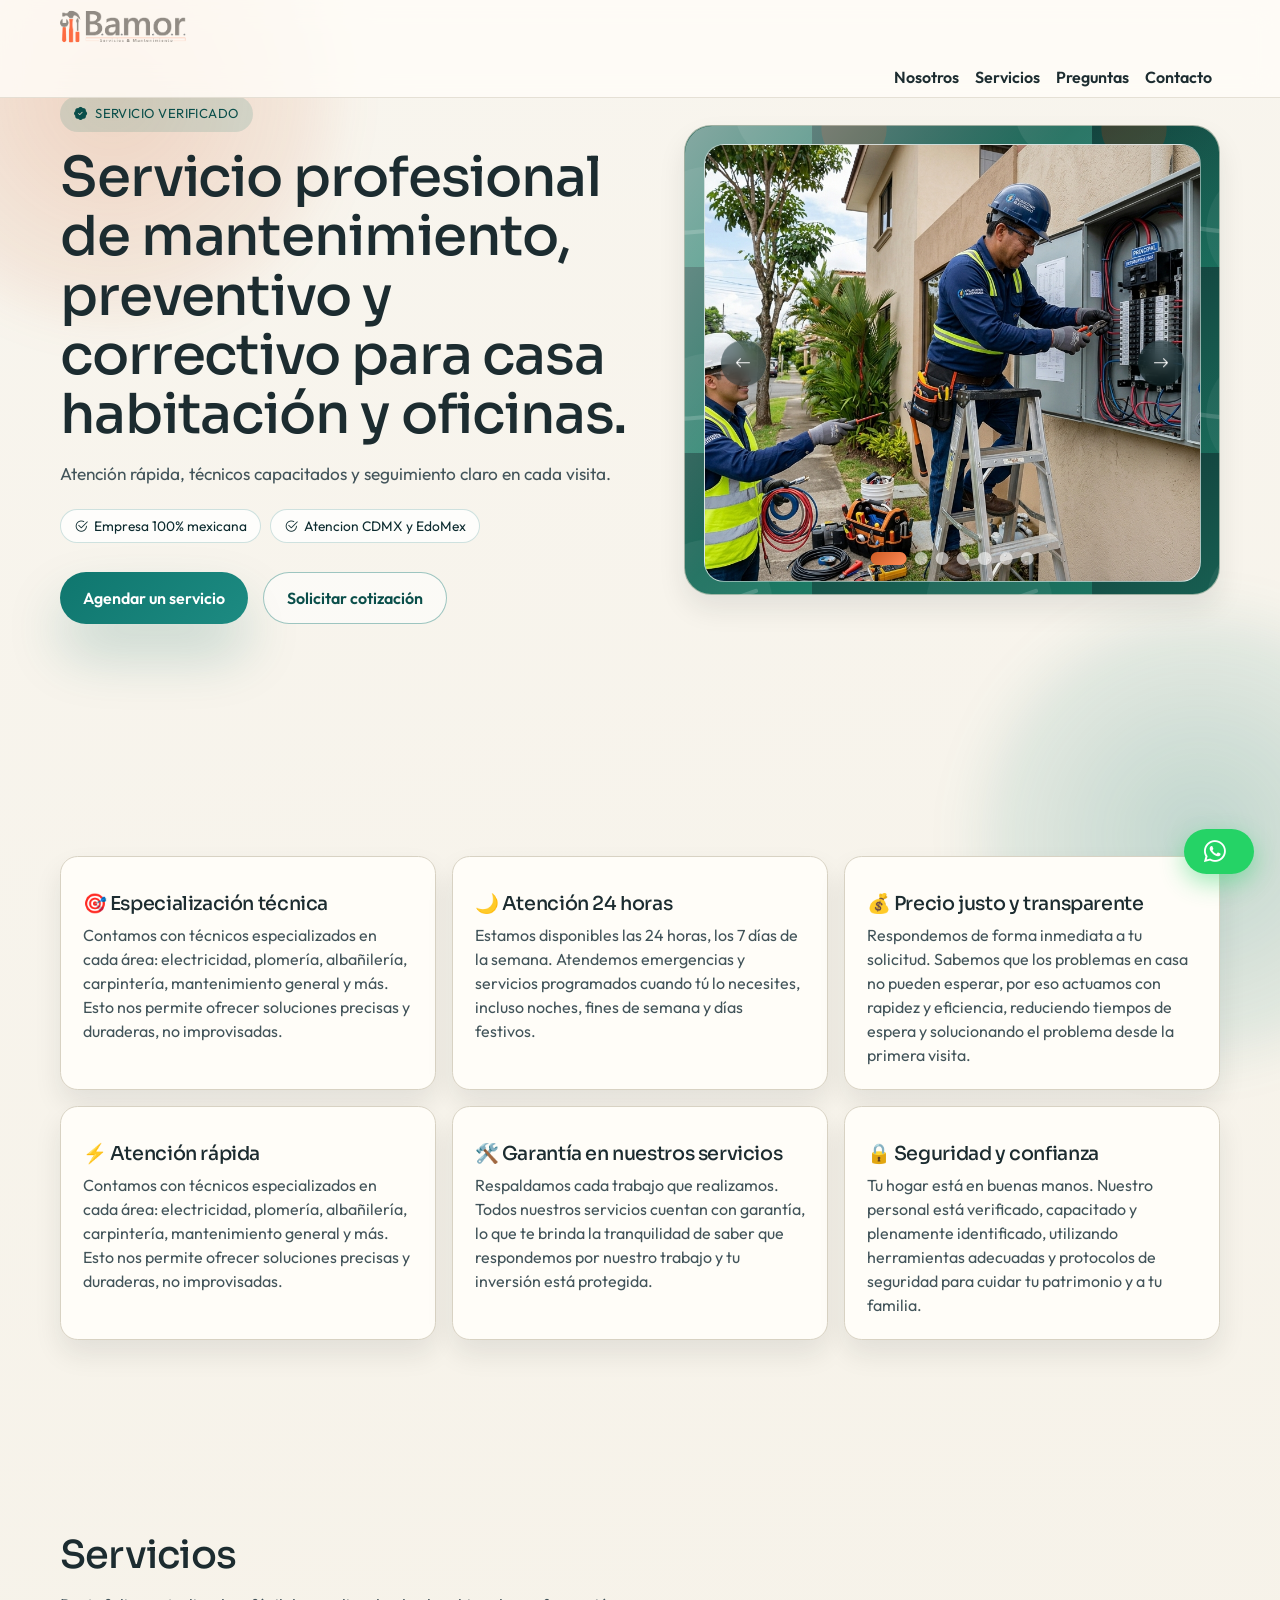
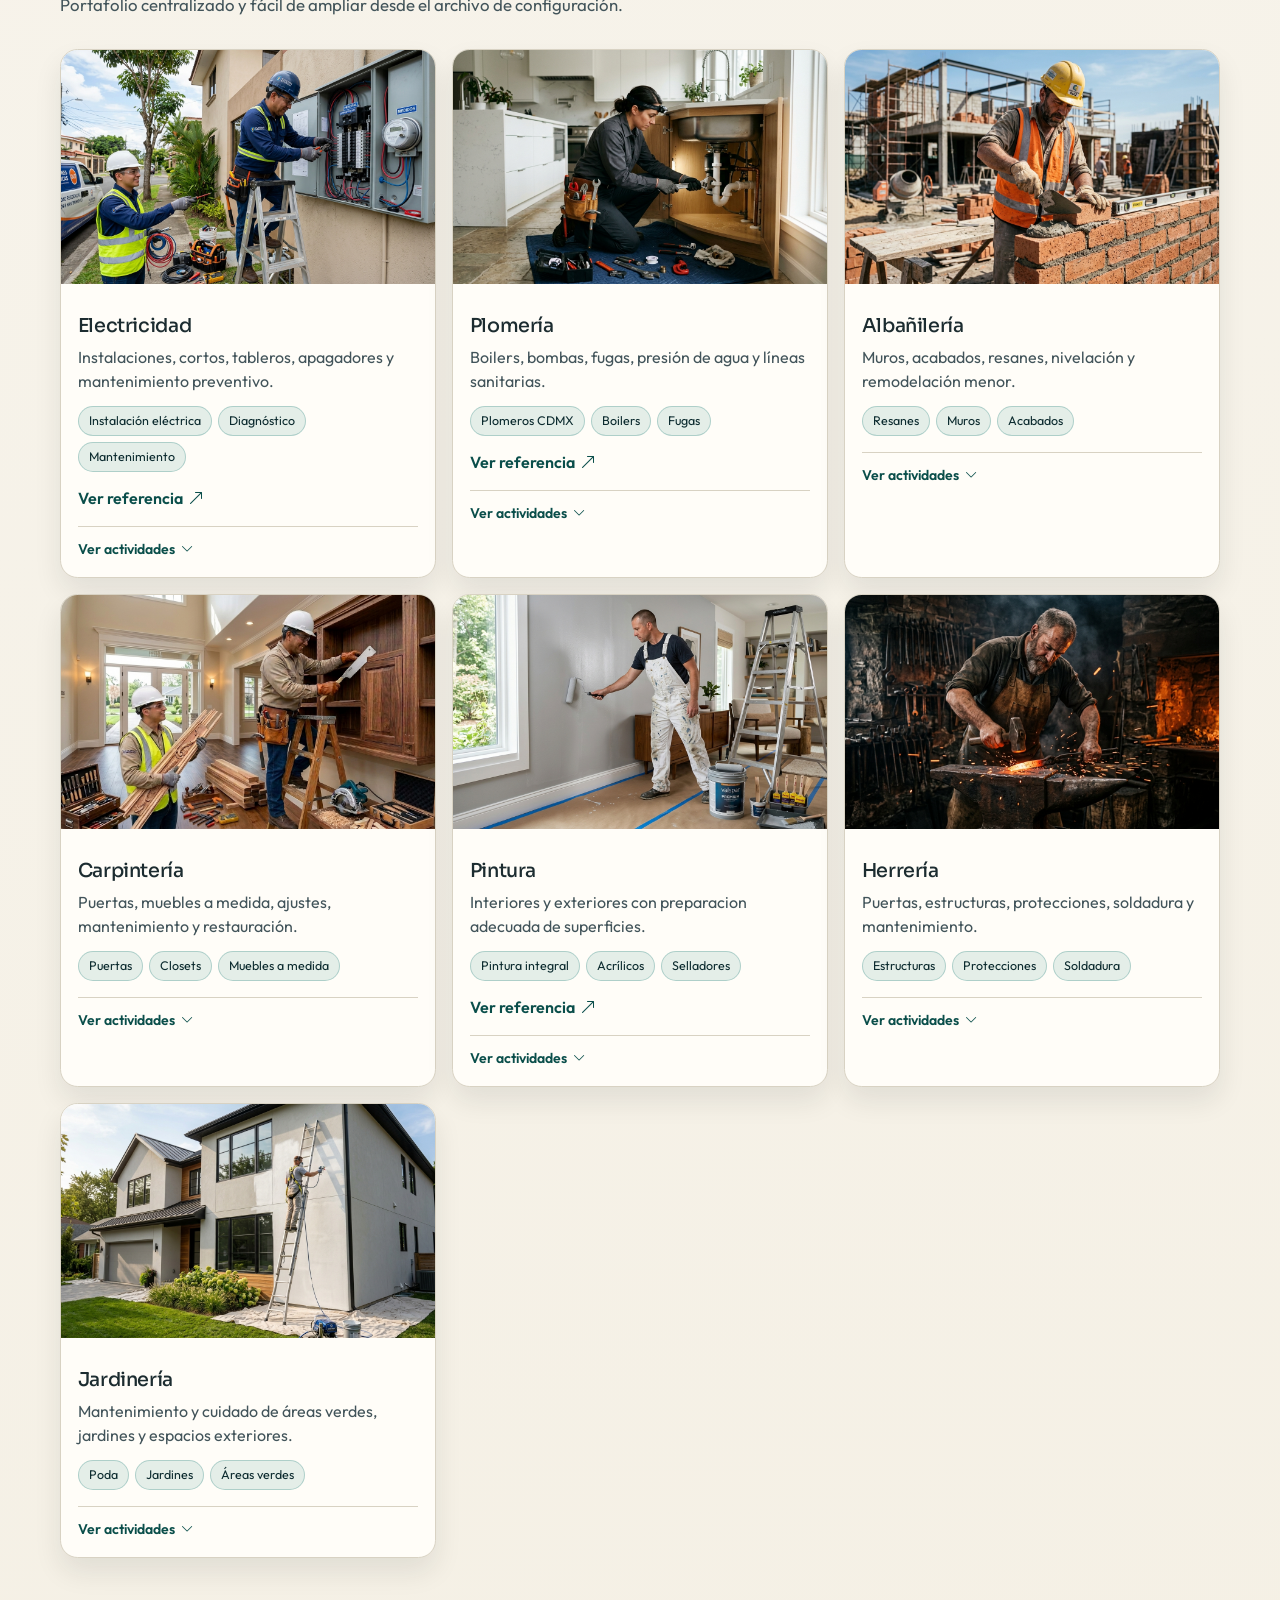
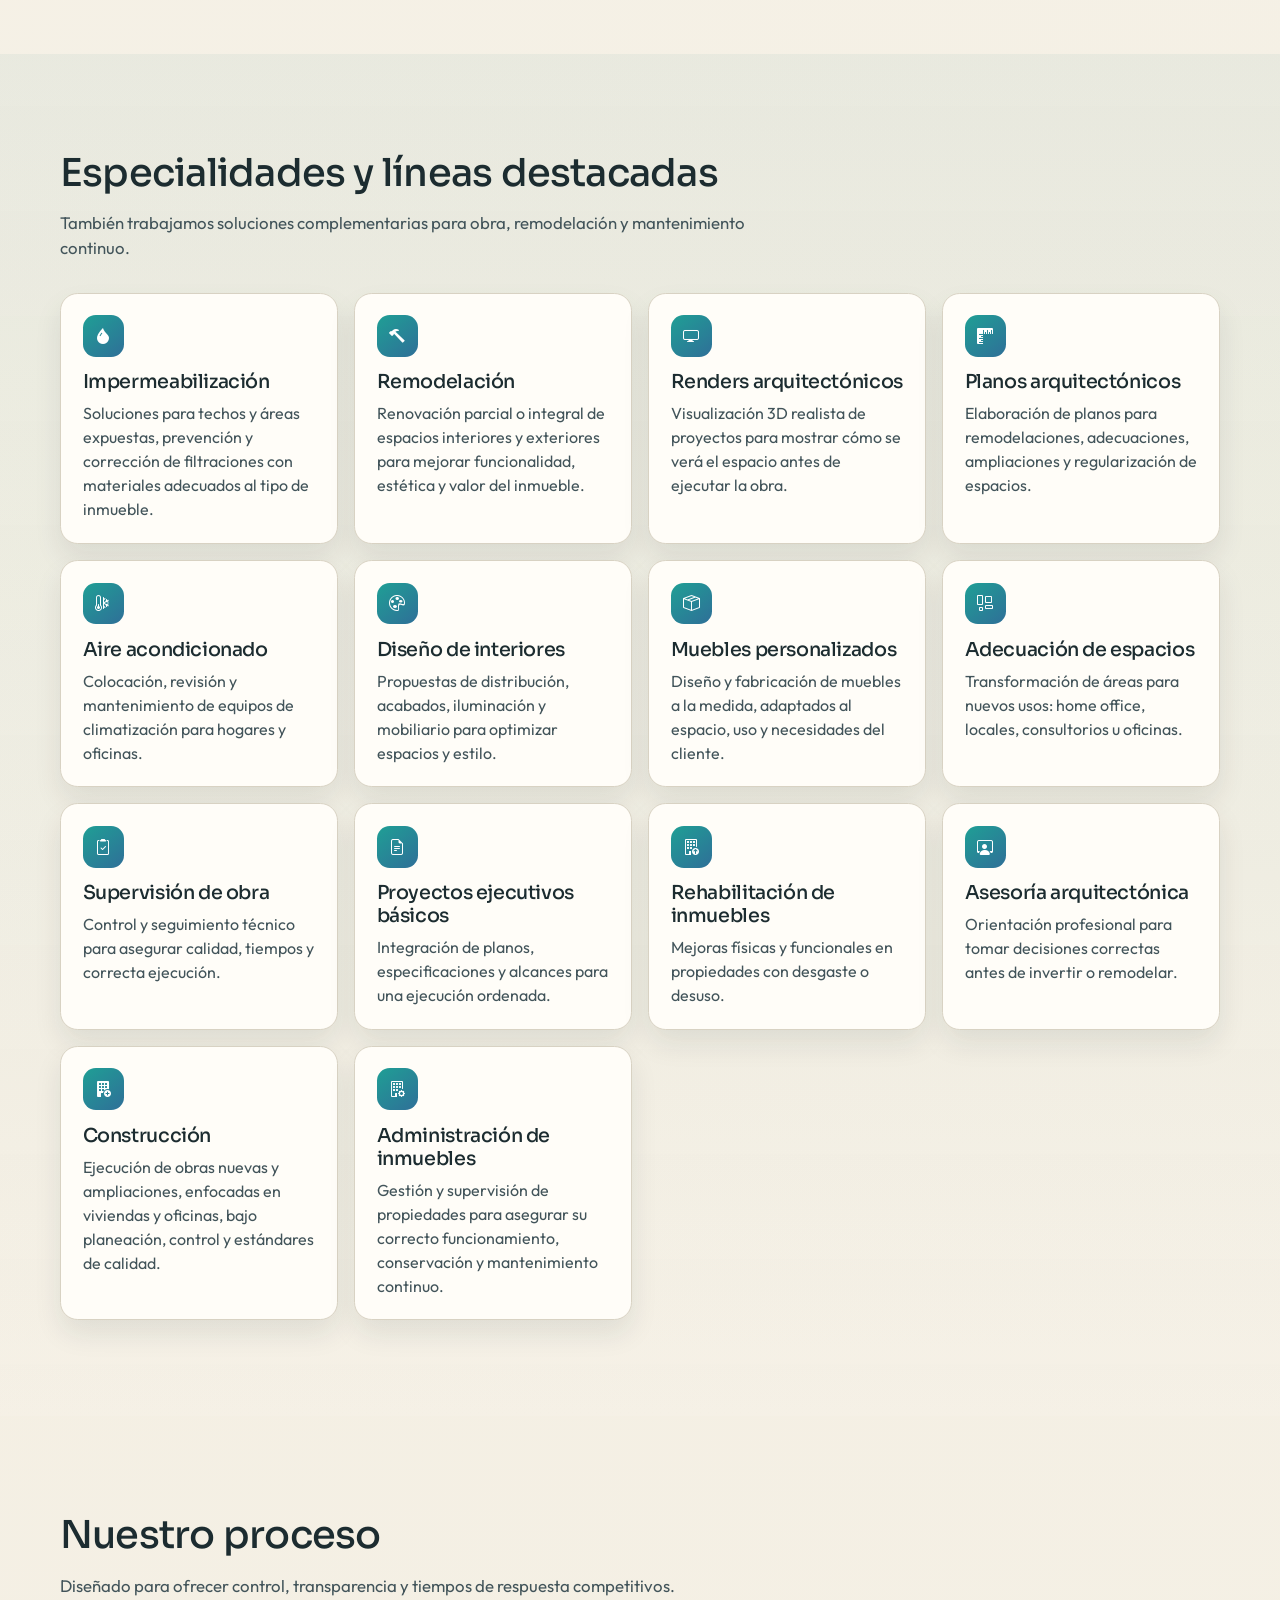
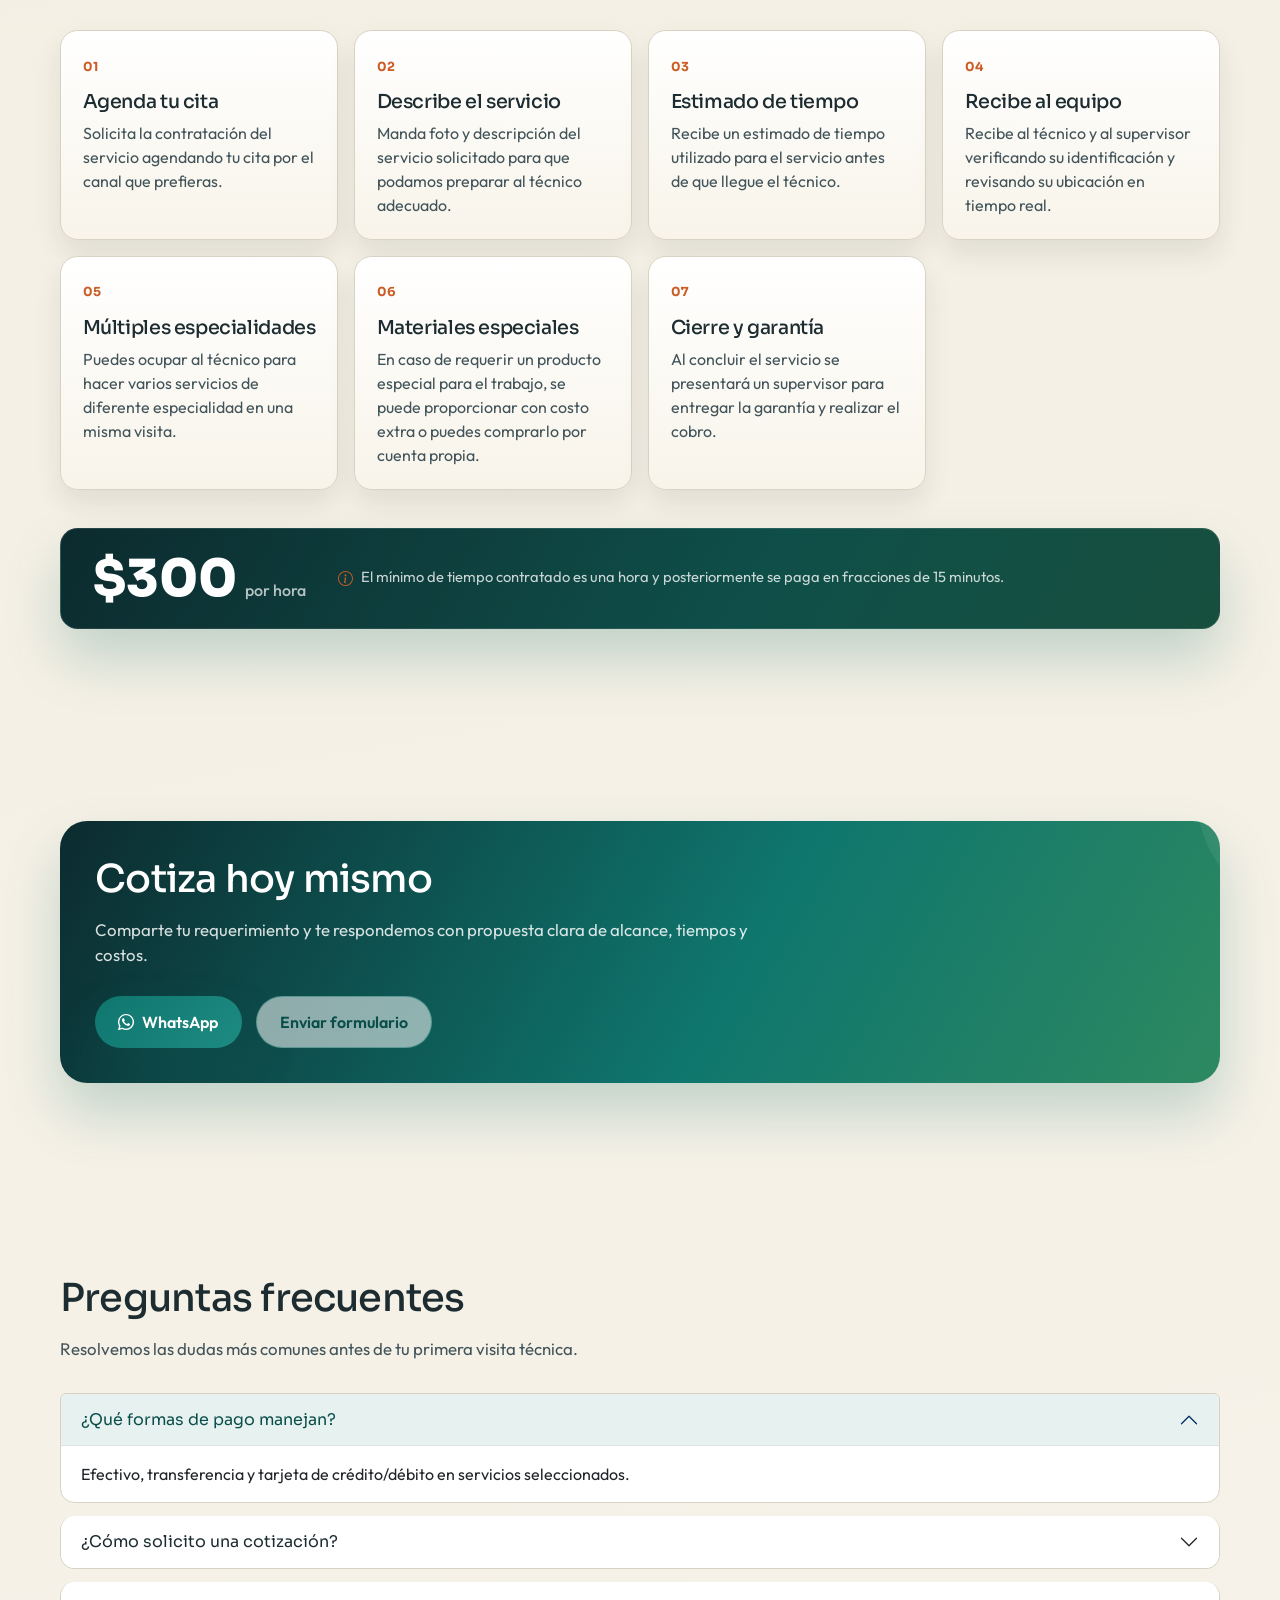
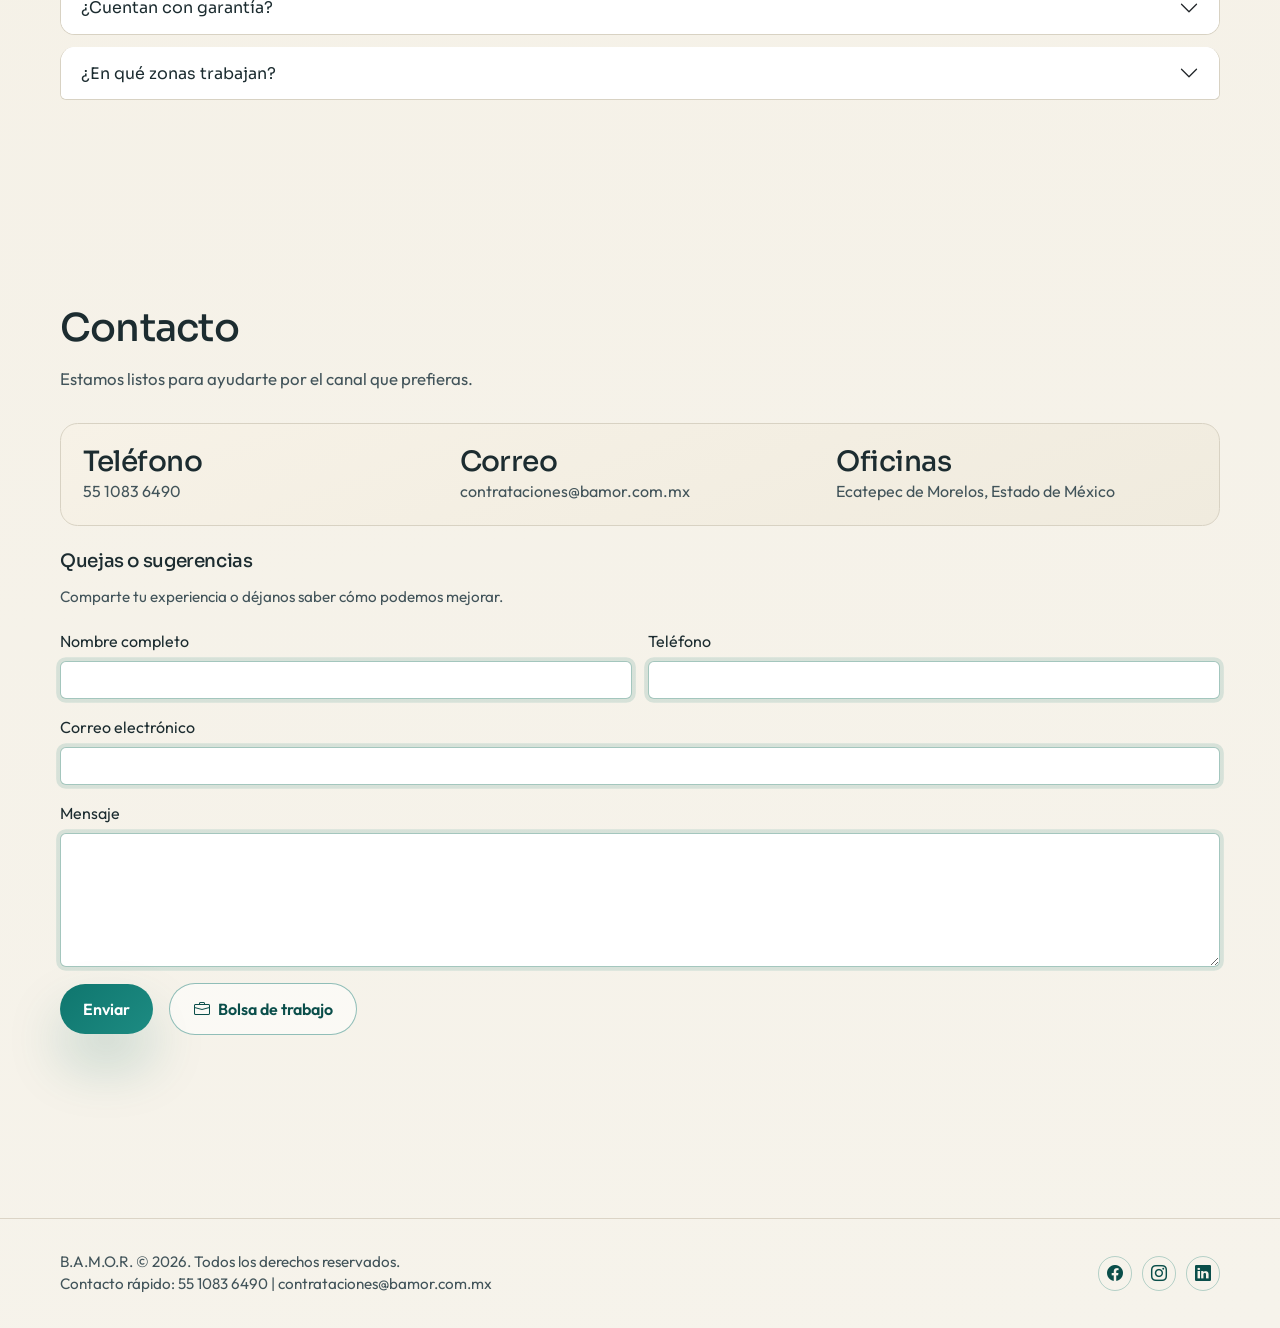
<file: index.html>
<!doctype html>
<html lang="es">
  <head>
    <meta charset="utf-8" />
    <meta name="viewport" content="width=device-width, initial-scale=1" />
    <meta name="description" content="Portal profesional de servicios integrales para hogar, oficina y negocio." />
    <title>B.A.M.O.R. Servicios Integrales</title>

    <link rel="preconnect" href="https://fonts.googleapis.com" />
    <link rel="preconnect" href="https://fonts.gstatic.com" crossorigin />
    <link href="https://fonts.googleapis.com/css2?family=Outfit:wght@300;400;500;600;700&family=Sora:wght@500;700;800&display=swap" rel="stylesheet" />
    <link href="https://cdn.jsdelivr.net/npm/bootstrap@5.3.3/dist/css/bootstrap.min.css" rel="stylesheet" integrity="sha384-QWTKZyjpPEjISv5WaRU9OFeRpok6YctnYmDr5pNlyT2bRjXh0JMhjY6hW+ALEwIH" crossorigin="anonymous" />
    <link href="https://cdn.jsdelivr.net/npm/bootstrap-icons@1.11.3/font/bootstrap-icons.css" rel="stylesheet" />
    <link href="css/style.css" rel="stylesheet" />
  </head>

  <body>
    <header class="topbar fixed-top">
      <nav class="navbar navbar-expand-lg" aria-label="Navegación principal">
        <div class="container-shell">
          <a class="navbar-brand brand-lockup" href="#inicio" aria-label="Inicio">
            <img src="images/Logo.png" alt="Logo BAMOR" />
            <span class="brand-lockup-name" data-brand-name>B.A.M.O.R.</span>
          </a>
          <button class="navbar-toggler" type="button" data-bs-toggle="collapse" data-bs-target="#mainNav" aria-controls="mainNav" aria-expanded="false" aria-label="Abrir menú">
            <span class="navbar-toggler-icon"></span>
          </button>
          <div class="collapse navbar-collapse" id="mainNav">
            <ul class="navbar-nav ms-auto mb-2 mb-lg-0">
              <li class="nav-item"><a class="nav-link" href="#nosotros">Nosotros</a></li>
              <li class="nav-item"><a class="nav-link" href="#servicios">Servicios</a></li>
              <li class="nav-item"><a class="nav-link" href="#faq">Preguntas</a></li>
              <li class="nav-item"><a class="nav-link" href="#contacto">Contacto</a></li>
            </ul>
          </div>
        </div>
      </nav>
    </header>

    <main id="inicio">
      <section class="hero">
        <div class="container-shell hero-grid">
          <div class="hero-copy-shell reveal-item">
            <span class="hero-kicker"><i class="bi bi-patch-check-fill"></i> servicio verificado</span>
            <h1 class="hero-title" data-hero-title></h1>
            <p class="hero-copy" data-hero-subtitle></p>

            <div class="hero-badges" data-badges></div>

            <div class="hero-cta">
              <a class="btn-core btn-primary-core" data-hero-primary-cta href="#contacto"></a>
              <a class="btn-core btn-secondary-core" data-hero-secondary-cta href="#servicios"></a>
            </div>
          </div>

          <div class="hero-visual reveal-item" data-hero-backdrop role="region" aria-label="Galería de servicios integrales destacados">
            <div class="hero-slider" data-hero-slider>
              <div class="hero-slider-track" data-hero-slider-track aria-live="polite"></div>
              <div class="hero-slider-controls">
                <button class="hero-slider-control" type="button" data-hero-prev aria-label="Imagen anterior">
                  <i class="bi bi-arrow-left"></i>
                </button>
                <button class="hero-slider-control" type="button" data-hero-next aria-label="Imagen siguiente">
                  <i class="bi bi-arrow-right"></i>
                </button>
              </div>
              <div class="hero-slider-dots" data-hero-dots aria-label="Selector de imágenes"></div>
            </div>
          </div>
        </div>
      </section>

      <section id="nosotros" class="section">
        <div class="container-shell">
          <div class="features-grid" data-features></div>
        </div>
      </section>

      <section id="servicios" class="section">
        <div class="container-shell">
          <h2 class="section-title">Servicios</h2>
          <p class="section-copy">Portafolio centralizado y fácil de ampliar desde el archivo de configuración.</p>
          <div class="services-grid" data-services></div>
        </div>
      </section>

      <section class="section section-specialties">
        <div class="container-shell">
          <h2 class="section-title">Especialidades y líneas destacadas</h2>
          <p class="section-copy">También trabajamos soluciones complementarias para obra, remodelación y mantenimiento continuo.</p>
          <div class="specialties-grid" data-specializations></div>
        </div>
      </section>

      <section class="section section-process">
        <div class="container-shell">
          <h2 class="section-title">Nuestro proceso</h2>
          <p class="section-copy">Diseñado para ofrecer control, transparencia y tiempos de respuesta competitivos.</p>
          <div class="process-grid" data-process></div>
          <div data-pricing></div>
        </div>
      </section>

      <section class="section">
        <div class="container-shell">
          <div class="cta-band">
            <h2 class="section-title">Cotiza hoy mismo</h2>
            <p class="section-copy">Comparte tu requerimiento y te respondemos con propuesta clara de alcance, tiempos y costos.</p>
            <div class="hero-cta">
              <a class="btn-core btn-primary-core" data-whatsapp-link target="_blank" rel="noreferrer noopener">
                <i class="bi bi-whatsapp"></i>
                WhatsApp
              </a>
              <a class="btn-core btn-secondary-core" href="#contacto">Enviar formulario</a>
            </div>
          </div>
        </div>
      </section>

      <section id="faq" class="section">
        <div class="container-shell">
          <h2 class="section-title">Preguntas frecuentes</h2>
          <p class="section-copy">Resolvemos las dudas más comunes antes de tu primera visita técnica.</p>

          <div class="faq-shell">
            <div class="accordion" id="faqAccordion" data-faq></div>
          </div>
        </div>
      </section>

      <section id="contacto" class="section">
        <div class="container-shell">
          <h2 class="section-title">Contacto</h2>
          <p class="section-copy">Estamos listos para ayudarte por el canal que prefieras.</p>

          <div class="contact-panel">
            <div class="row g-3">
              <div class="col-md-4">
                <h3>Teléfono</h3>
                <p data-contact-phone></p>
              </div>
              <div class="col-md-4">
                <h3>Correo</h3>
                <p data-contact-email></p>
              </div>
              <div class="col-md-4">
                <h3>Oficinas</h3>
                <p data-contact-address></p>
              </div>
            </div>
          </div>

          <h3 class="mt-4 mb-1" style="font-size:1.15rem;">Quejas o sugerencias</h3>
          <p class="section-copy" style="font-size:0.95rem;">Comparte tu experiencia o déjanos saber cómo podemos mejorar.</p>

          <form class="row g-3 mt-1" action="#" method="post" novalidate>
            <div class="col-md-6">
              <label class="form-label" for="nombre">Nombre completo</label>
              <input class="form-control" id="nombre" type="text" name="nombre" required />
            </div>
            <div class="col-md-6">
              <label class="form-label" for="telefono">Teléfono</label>
              <input class="form-control" id="telefono" type="tel" name="telefono" required />
            </div>
            <div class="col-12">
              <label class="form-label" for="correo">Correo electrónico</label>
              <input class="form-control" id="correo" type="email" name="correo" required />
            </div>
            <div class="col-12">
              <label class="form-label" for="mensaje">Mensaje</label>
              <textarea class="form-control" id="mensaje" name="mensaje" rows="5" required></textarea>
            </div>
            <div class="col-12 d-flex gap-3 flex-wrap align-items-center">
              <button class="btn-core btn-primary-core" type="submit">Enviar</button>
              <a class="btn-core btn-bolsa" href="bolsa-de-trabajo.html"><i class="bi bi-briefcase"></i> Bolsa de trabajo</a>
            </div>
          </form>
        </div>
      </section>
    </main>

    <footer class="footer-wrap">
      <div class="container-shell footer-grid">
        <div>
          <p class="footer-note"><span data-brand-name>B.A.M.O.R.</span> © <span data-year></span>. Todos los derechos reservados.</p>
          <p class="footer-note">Contacto rápido: <span data-contact-phone></span> | <span data-contact-email></span></p>
        </div>
        <div class="social-row" data-social></div>
      </div>
    </footer>

    <script src="https://cdn.jsdelivr.net/npm/bootstrap@5.3.3/dist/js/bootstrap.bundle.min.js" integrity="sha384-YvpcrYf0tY3lHB60NNkmXc5s9fDVZLESaAA55NDzOxhy9GkcIdslK1eN7N6jIeHz" crossorigin="anonymous"></script>
    <script src="config/portal.config.js"></script>
    <script src="scripts/main.js"></script>

    <a class="whatsapp-float" data-whatsapp-float target="_blank" rel="noreferrer noopener" aria-label="Contactar por WhatsApp">
      <i class="bi bi-whatsapp"></i>
      <span data-whatsapp-phone></span>
    </a>
  </body>
</html>
</file>
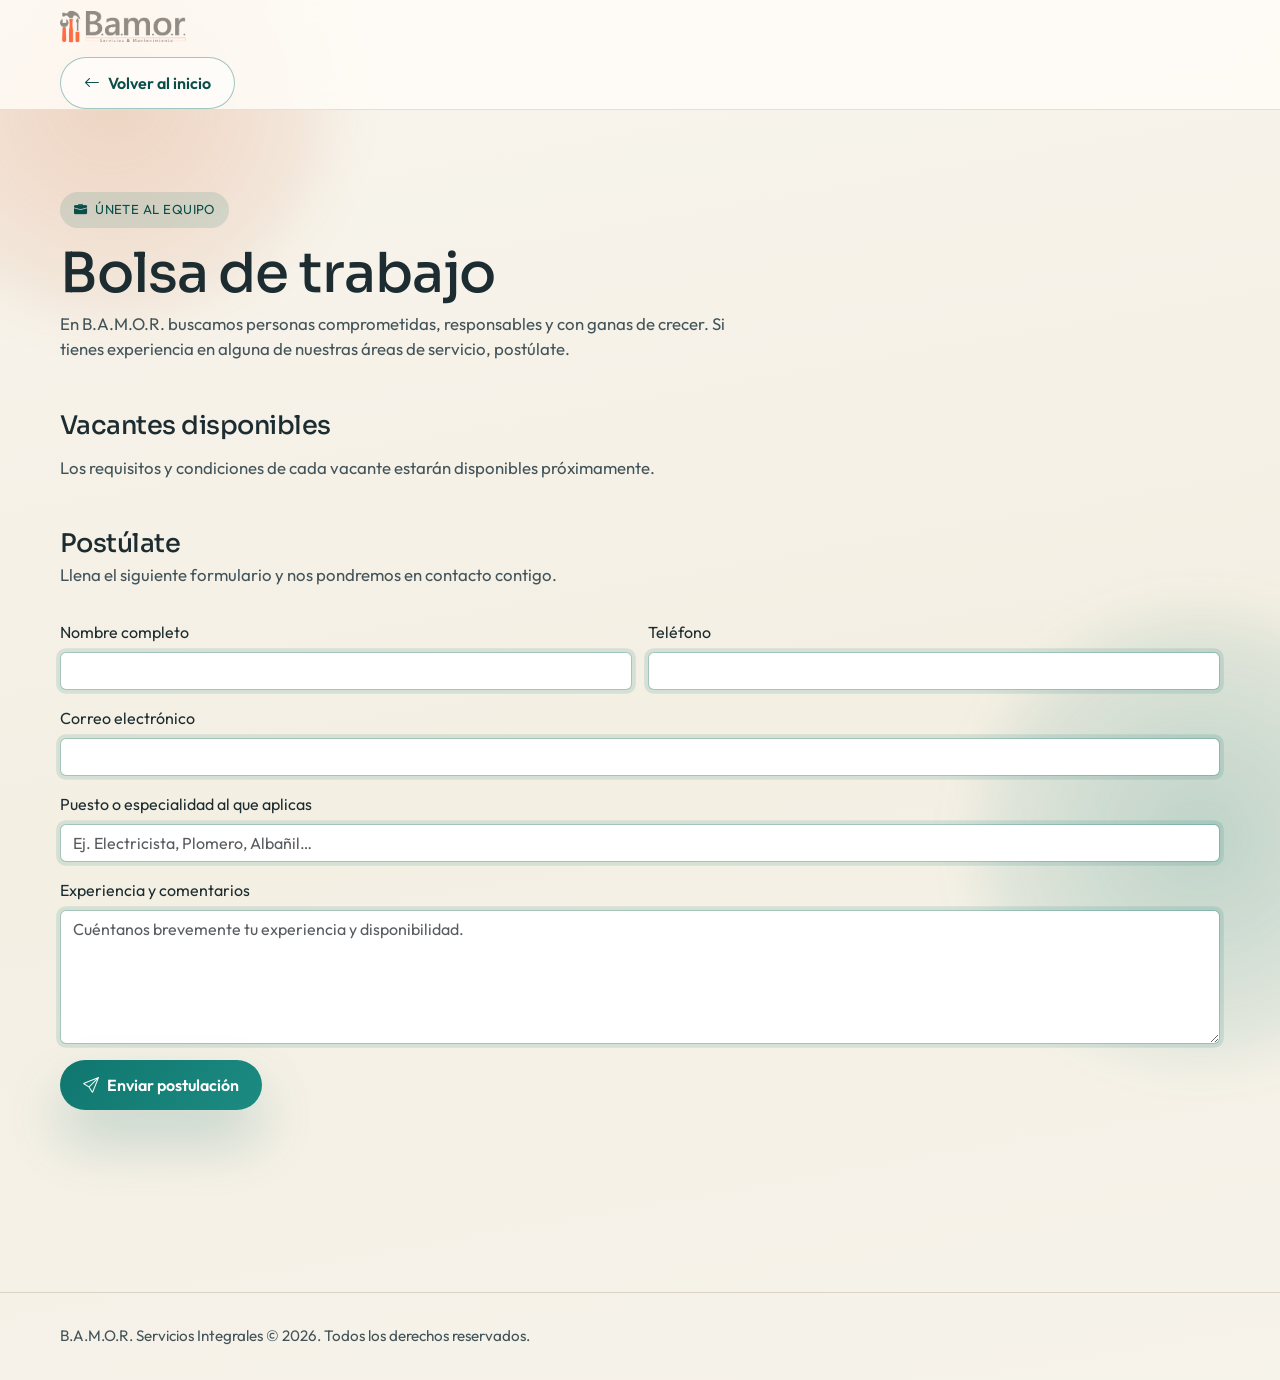
<file: bolsa-de-trabajo.html>
<!doctype html>
<html lang="es">
  <head>
    <meta charset="utf-8" />
    <meta name="viewport" content="width=device-width, initial-scale=1" />
    <meta name="description" content="Únete al equipo de B.A.M.O.R. Servicios Integrales. Consulta las vacantes disponibles y postúlate." />
    <title>Bolsa de trabajo — B.A.M.O.R. Servicios Integrales</title>

    <link rel="preconnect" href="https://fonts.googleapis.com" />
    <link rel="preconnect" href="https://fonts.gstatic.com" crossorigin />
    <link href="https://fonts.googleapis.com/css2?family=Outfit:wght@300;400;500;600;700&family=Sora:wght@500;700;800&display=swap" rel="stylesheet" />
    <link href="https://cdn.jsdelivr.net/npm/bootstrap@5.3.3/dist/css/bootstrap.min.css" rel="stylesheet" integrity="sha384-QWTKZyjpPEjISv5WaRU9OFeRpok6YctnYmDr5pNlyT2bRjXh0JMhjY6hW+ALEwIH" crossorigin="anonymous" />
    <link href="https://cdn.jsdelivr.net/npm/bootstrap-icons@1.11.3/font/bootstrap-icons.css" rel="stylesheet" />
    <link href="css/style.css" rel="stylesheet" />
  </head>

  <body>
    <header class="topbar fixed-top">
      <nav class="navbar navbar-expand-lg" aria-label="Navegación principal">
        <div class="container-shell">
          <a class="navbar-brand brand-lockup" href="index.html" aria-label="Inicio">
            <img src="images/Logo.png" alt="Logo BAMOR" />
          </a>
          <div class="ms-auto">
            <a class="btn-core btn-secondary-core" href="index.html">
              <i class="bi bi-arrow-left"></i> Volver al inicio
            </a>
          </div>
        </div>
      </nav>
    </header>

    <main style="padding-top: 6rem;">
      <section class="section">
        <div class="container-shell">
          <span class="hero-kicker"><i class="bi bi-briefcase-fill"></i> Únete al equipo</span>
          <h1 class="hero-title mt-3">Bolsa de trabajo</h1>
          <p class="section-copy mt-2">
            En B.A.M.O.R. buscamos personas comprometidas, responsables y con ganas de crecer. Si tienes experiencia en alguna de nuestras áreas de servicio, postúlate.
          </p>

          <!-- VACANTES — se completarán con los requisitos que el cliente proporcionará -->
          <div id="vacantes" class="mt-5">
            <h2 class="section-title" style="font-size:1.6rem;">Vacantes disponibles</h2>
            <p class="section-copy">Los requisitos y condiciones de cada vacante estarán disponibles próximamente.</p>
          </div>

          <!-- FORMULARIO DE POSTULACIÓN -->
          <div class="mt-5">
            <h2 class="section-title" style="font-size:1.6rem;">Postúlate</h2>
            <p class="section-copy mt-1">Llena el siguiente formulario y nos pondremos en contacto contigo.</p>

            <form class="row g-3 mt-3" action="#" method="post" novalidate>
              <div class="col-md-6">
                <label class="form-label" for="bt-nombre">Nombre completo</label>
                <input class="form-control" id="bt-nombre" type="text" name="nombre" required />
              </div>
              <div class="col-md-6">
                <label class="form-label" for="bt-telefono">Teléfono</label>
                <input class="form-control" id="bt-telefono" type="tel" name="telefono" required />
              </div>
              <div class="col-12">
                <label class="form-label" for="bt-correo">Correo electrónico</label>
                <input class="form-control" id="bt-correo" type="email" name="correo" required />
              </div>
              <div class="col-12">
                <label class="form-label" for="bt-puesto">Puesto o especialidad al que aplicas</label>
                <input class="form-control" id="bt-puesto" type="text" name="puesto" placeholder="Ej. Electricista, Plomero, Albañil…" required />
              </div>
              <div class="col-12">
                <label class="form-label" for="bt-experiencia">Experiencia y comentarios</label>
                <textarea class="form-control" id="bt-experiencia" name="experiencia" rows="5" placeholder="Cuéntanos brevemente tu experiencia y disponibilidad." required></textarea>
              </div>
              <div class="col-12">
                <button class="btn-core btn-primary-core" type="submit">
                  <i class="bi bi-send"></i> Enviar postulación
                </button>
              </div>
            </form>
          </div>
        </div>
      </section>
    </main>

    <footer class="footer-wrap">
      <div class="container-shell footer-grid">
        <div>
          <p class="footer-note">B.A.M.O.R. Servicios Integrales © <script>document.write(new Date().getFullYear())</script>. Todos los derechos reservados.</p>
        </div>
      </div>
    </footer>

    <script src="https://cdn.jsdelivr.net/npm/bootstrap@5.3.3/dist/js/bootstrap.bundle.min.js" integrity="sha384-YvpcrYf0tY3lHB60NNkmXc5s9fDVZLESaAA55NDzOxhy9GkcIdslK1eN7N6jIeHz" crossorigin="anonymous"></script>
  </body>
</html>
</file>
<file: css/style.css>
:root {
  --color-bg: #f6f3eb;
  --color-surface: #fffdf8;
  --color-surface-2: #f0eadb;
  --color-text: #1c2c30;
  --color-muted: #42545a;
  --color-primary: #0f766e;
  --color-primary-dark: #0a4e4a;
  --color-accent: #cc5c24;
  --color-deep: #0c2b2f;
  --color-border: #d8d2c3;
  --radius-sm: 0.75rem;
  --radius-md: 1.1rem;
  --radius-lg: 1.7rem;
  --shadow-soft: 0 14px 28px rgba(17, 31, 35, 0.09);
  --shadow-strong: 0 30px 55px rgba(13, 103, 96, 0.22);
  --font-heading: "Sora", "Segoe UI", sans-serif;
  --font-body: "Outfit", "Segoe UI", sans-serif;
  --container: min(1160px, 92vw);
  --transition: 320ms cubic-bezier(0.2, 0.7, 0.2, 1);
}

* {
  box-sizing: border-box;
}

html {
  scroll-behavior: smooth;
}

body {
  margin: 0;
  font-family: var(--font-body);
  color: var(--color-text);
  background: linear-gradient(170deg, #f8f5ee 0%, #f4efe3 54%, #f6f3eb 100%);
  overflow-x: hidden;
}

body::before,
body::after {
  content: "";
  position: fixed;
  z-index: -1;
  width: 28rem;
  height: 28rem;
  border-radius: 999px;
  filter: blur(24px);
}

body::before {
  top: -8rem;
  left: -7rem;
  background: radial-gradient(circle, rgba(204, 92, 36, 0.22), rgba(204, 92, 36, 0));
  animation: floatBlob 12s ease-in-out infinite;
}

body::after {
  right: -9rem;
  bottom: -10rem;
  background: radial-gradient(circle, rgba(15, 118, 110, 0.24), rgba(15, 118, 110, 0));
  animation: floatBlob 14s ease-in-out infinite reverse;
}

img {
  max-width: 100%;
  display: block;
}

h1,
h2,
h3,
h4,
h5,
h6 {
  font-family: var(--font-heading);
  letter-spacing: -0.02em;
  margin: 0;
}

p {
  margin: 0;
  color: var(--color-muted);
}

.section {
  padding: 6rem 0;
}

.section-title {
  font-size: clamp(1.9rem, 3vw, 2.9rem);
}

.section-copy {
  margin-top: 0.9rem;
  max-width: 64ch;
  font-size: 1.05rem;
}

.container-shell {
  width: var(--container);
  margin-inline: auto;
}

.topbar {
  backdrop-filter: blur(14px);
  background-color: rgba(255, 253, 248, 0.82);
  border-bottom: 1px solid rgba(216, 210, 195, 0.65);
}

.topbar .navbar {
  min-height: 64px;
  padding-block: 0;
}

.brand-lockup {
  display: inline-flex;
  align-items: center;
  gap: 0.6rem;
  font-family: var(--font-heading);
  font-weight: 700;
  color: var(--color-text);
  text-decoration: none;
  padding-block: 0.4rem;
}

.brand-lockup img {
  width: auto;
  height: 44px;
  max-width: clamp(120px, 14vw, 200px);
  object-fit: contain;
}

.brand-lockup-name {
  display: none;
}

.nav-link {
  position: relative;
  font-weight: 600;
  color: var(--color-text);
}

.nav-link::after {
  content: "";
  position: absolute;
  left: 0.6rem;
  right: 0.6rem;
  bottom: 0.25rem;
  height: 2px;
  background: linear-gradient(120deg, var(--color-primary), var(--color-accent));
  transform: scaleX(0);
  transform-origin: center;
  transition: transform var(--transition);
}

.nav-link:hover::after,
.nav-link:focus-visible::after {
  transform: scaleX(1);
}

.hero {
  padding-top: 6rem;
  padding-bottom: 6.5rem;
}

.hero-grid {
  display: grid;
  grid-template-columns: 1.05fr 0.95fr;
  gap: 2rem;
  align-items: center;
}

.hero-kicker {
  display: inline-flex;
  align-items: center;
  gap: 0.45rem;
  padding: 0.5rem 0.9rem;
  border-radius: 999px;
  font-size: 0.82rem;
  letter-spacing: 0.035em;
  text-transform: uppercase;
  color: var(--color-primary-dark);
  background-color: rgba(15, 118, 110, 0.14);
}

.hero-title {
  margin-top: 1rem;
  font-size: clamp(2rem, 4.3vw, 4rem);
  line-height: 1.08;
}

.hero-copy {
  margin-top: 1rem;
  max-width: 58ch;
  font-size: 1.08rem;
}

.hero-badges {
  margin-top: 1.4rem;
  display: flex;
  gap: 0.55rem;
  flex-wrap: wrap;
}

.chip-pill {
  display: inline-flex;
  align-items: center;
  gap: 0.4rem;
  border-radius: 999px;
  padding: 0.35rem 0.8rem;
  background-color: rgba(255, 255, 255, 0.78);
  border: 1px solid rgba(15, 118, 110, 0.2);
  color: var(--color-deep);
  font-size: 0.86rem;
}

.hero-cta {
  margin-top: 1.8rem;
  display: flex;
  gap: 0.9rem;
  flex-wrap: wrap;
}

.btn-core {
  border: 0;
  border-radius: 999px;
  padding: 0.82rem 1.45rem;
  font-weight: 600;
  display: inline-flex;
  align-items: center;
  gap: 0.5rem;
  text-decoration: none;
  transition: transform var(--transition), box-shadow var(--transition), background-color var(--transition), color var(--transition);
}

.btn-core:hover,
.btn-core:focus-visible {
  transform: translateY(-2px) scale(1.01);
}

.btn-primary-core {
  background: linear-gradient(135deg, var(--color-primary), #1d8b82);
  color: #ffffff;
  box-shadow: var(--shadow-strong);
}

.btn-primary-core:hover,
.btn-primary-core:focus-visible {
  background: linear-gradient(135deg, var(--color-primary-dark), var(--color-primary));
  color: #ffffff;
}

.btn-secondary-core {
  color: var(--color-primary-dark);
  background-color: rgba(255, 255, 255, 0.54);
  border: 1px solid rgba(15, 118, 110, 0.4);
}

.btn-secondary-core:hover,
.btn-secondary-core:focus-visible {
  border-color: var(--color-primary);
  color: var(--color-primary);
}

.hero-visual {
  position: relative;
  min-height: 470px;
  height: 470px;
  padding: 1.15rem;
  border-radius: var(--radius-lg);
  background-size: 280px;
  background-position: center;
  box-shadow: var(--shadow-soft);
  border: 1px solid rgba(216, 210, 195, 0.7);
  transition: transform var(--transition), box-shadow var(--transition);
  overflow: hidden;
}

.hero-visual::before {
  content: "";
  position: absolute;
  inset: 0;
  border-radius: inherit;
  background: linear-gradient(130deg, rgba(255, 255, 255, 0.48), transparent 42%, rgba(12, 43, 47, 0.18));
}

.hero-visual:hover {
  transform: translateY(-5px) rotate(-0.4deg);
  box-shadow: 0 34px 58px rgba(10, 78, 74, 0.26);
}

.hero-slider {
  position: relative;
  z-index: 1;
  height: 100%;
  min-height: 438px;
  border-radius: calc(var(--radius-lg) - 0.45rem);
  overflow: hidden;
  background: linear-gradient(145deg, rgba(12, 43, 47, 0.06), rgba(255, 255, 255, 0.72));
  border: 1px solid rgba(255, 255, 255, 0.45);
}

.hero-slider-track {
  position: relative;
  height: 100%;
  min-height: 438px;
}

.hero-slide {
  position: absolute;
  inset: 0;
  margin: 0;
  opacity: 0;
  transform: scale(1.04);
  transition: opacity 550ms ease, transform 5.2s ease;
}

.hero-slide.is-active {
  opacity: 1;
  transform: scale(1);
}

.hero-slide img {
  width: 100%;
  height: 100%;
  object-fit: cover;
}

.hero-slider-controls {
  position: absolute;
  inset-inline: 1rem;
  top: 50%;
  display: flex;
  justify-content: space-between;
  transform: translateY(-50%);
  pointer-events: none;
}

.hero-slider-control {
  width: 2.85rem;
  height: 2.85rem;
  border: 0;
  border-radius: 999px;
  display: grid;
  place-items: center;
  color: #ffffff;
  background: rgba(12, 43, 47, 0.5);
  backdrop-filter: blur(8px);
  box-shadow: 0 12px 24px rgba(12, 43, 47, 0.2);
  pointer-events: auto;
  transition: transform var(--transition), background-color var(--transition);
}

.hero-slider-control:hover,
.hero-slider-control:focus-visible {
  transform: scale(1.06);
  background: rgba(12, 43, 47, 0.72);
}

.hero-slider-dots {
  position: absolute;
  left: 50%;
  bottom: 1rem;
  display: flex;
  gap: 0.5rem;
  transform: translateX(-50%);
}

.hero-slider-dot {
  width: 0.82rem;
  height: 0.82rem;
  padding: 0;
  border: 0;
  border-radius: 999px;
  background: rgba(255, 255, 255, 0.58);
  box-shadow: 0 8px 15px rgba(12, 43, 47, 0.12);
  transition: transform var(--transition), background-color var(--transition), width var(--transition);
}

.hero-slider-dot.is-active {
  width: 2.25rem;
  background: linear-gradient(135deg, var(--color-accent), #ff8a57);
}

.hero-slider-dot:hover,
.hero-slider-dot:focus-visible {
  transform: scale(1.08);
}

.stats-grid,
.features-grid,
.services-grid,
.specialties-grid,
.process-grid,
.footer-grid {
  display: grid;
  gap: 1rem;
}

.stats-grid {
  margin-top: 1.4rem;
  grid-template-columns: repeat(4, minmax(0, 1fr));
}

.stat-card {
  padding: 1.2rem;
  border-radius: var(--radius-md);
  background-color: rgba(255, 255, 255, 0.82);
  border: 1px solid var(--color-border);
  box-shadow: var(--shadow-soft);
  transition: transform var(--transition), border-color var(--transition);
}

.stat-card:hover {
  transform: translateY(-4px);
  border-color: rgba(15, 118, 110, 0.3);
}

.stat-value {
  color: var(--color-primary-dark);
  font-size: 1.55rem;
  font-weight: 700;
}

.stat-label {
  margin-top: 0.35rem;
  font-size: 0.95rem;
}

.features-grid,
.services-grid,
.specialties-grid,
.process-grid {
  margin-top: 2rem;
}

.features-grid,
.services-grid {
  grid-template-columns: repeat(3, minmax(0, 1fr));
}

.specialties-grid,
.process-grid {
  grid-template-columns: repeat(4, minmax(0, 1fr));
}

.feature-card,
.specialty-card,
.process-card {
  height: 100%;
  padding: 1.35rem;
  border-radius: var(--radius-md);
  border: 1px solid var(--color-border);
  background-color: var(--color-surface);
  box-shadow: var(--shadow-soft);
  transition: transform var(--transition), box-shadow var(--transition), border-color var(--transition);
}

.feature-card:hover,
.specialty-card:hover,
.process-card:hover {
  transform: translateY(-6px);
  border-color: rgba(15, 118, 110, 0.32);
  box-shadow: 0 24px 36px rgba(13, 43, 47, 0.14);
}

.icon-shell {
  width: 2.6rem;
  height: 2.6rem;
  border-radius: 0.8rem;
  display: grid;
  place-items: center;
  color: #fff;
  background: linear-gradient(140deg, var(--color-primary), var(--color-accent));
}

.icon-shell-soft {
  background: linear-gradient(140deg, #1f9f95, #2f6f98);
}

.feature-card h3,
.service-content h3,
.specialty-card h3,
.process-card h3 {
  margin-top: 0.85rem;
  font-size: 1.2rem;
}

.feature-card p,
.service-content p,
.specialty-card p,
.process-card p {
  margin-top: 0.5rem;
}

.service-card {
  overflow: hidden;
  border-radius: var(--radius-md);
  border: 1px solid var(--color-border);
  background-color: var(--color-surface);
  box-shadow: var(--shadow-soft);
  transition: transform var(--transition), box-shadow var(--transition), border-color var(--transition);
}

.service-card img {
  width: 100%;
  aspect-ratio: 16 / 10;
  object-fit: cover;
  transition: transform 600ms ease;
}

.service-card:hover {
  transform: translateY(-6px);
  box-shadow: 0 28px 44px rgba(18, 58, 55, 0.18);
  border-color: rgba(15, 118, 110, 0.38);
}

.service-card:hover img {
  transform: scale(1.06);
}

.service-content {
  padding: 1.05rem;
}

.service-tags {
  margin-top: 0.8rem;
  display: flex;
  flex-wrap: wrap;
  gap: 0.4rem;
}

.service-tag {
  font-size: 0.78rem;
  padding: 0.28rem 0.62rem;
  border-radius: 999px;
  color: var(--color-deep);
  background-color: rgba(15, 118, 110, 0.11);
  border: 1px solid rgba(15, 118, 110, 0.25);
}

.service-link {
  margin-top: 0.9rem;
  display: inline-flex;
  align-items: center;
  gap: 0.35rem;
  text-decoration: none;
  color: var(--color-primary-dark);
  font-weight: 600;
  transition: color var(--transition), gap var(--transition);
}

.service-link:hover,
.service-link:focus-visible {
  color: var(--color-accent);
  gap: 0.55rem;
}

.service-details {
  margin-top: 1rem;
  border-top: 1px solid var(--color-border);
  padding-top: 0.75rem;
}

.service-details-toggle {
  display: flex;
  align-items: center;
  gap: 0.4rem;
  list-style: none;
  cursor: pointer;
  font-size: 0.88rem;
  font-weight: 600;
  color: var(--color-primary-dark);
  user-select: none;
  transition: color var(--transition);
}

.service-details-toggle::-webkit-details-marker {
  display: none;
}

.service-details-toggle i {
  transition: transform var(--transition);
  font-size: 0.78rem;
}

.service-details[open] > .service-details-toggle i {
  transform: rotate(180deg);
}

.service-details-toggle:hover {
  color: var(--color-accent);
}

.service-details-list {
  margin: 0.65rem 0 0;
  padding: 0 0 0 1.1rem;
  display: flex;
  flex-direction: column;
  gap: 0.32rem;
}

.service-details-list li {
  font-size: 0.88rem;
  color: var(--color-muted);
  line-height: 1.45;
}

.section-specialties {
  background: linear-gradient(180deg, rgba(15, 118, 110, 0.05), rgba(255, 255, 255, 0.1));
}

.process-card {
  position: relative;
  background: linear-gradient(180deg, #ffffff, #f8f4ea);
}

.pricing-banner {
  margin-top: 2.4rem;
  display: flex;
  align-items: center;
  gap: 2rem;
  flex-wrap: wrap;
  padding: 1.5rem 2rem;
  border-radius: var(--radius-md);
  background: linear-gradient(120deg, var(--color-deep) 0%, #0f4f49 60%, #174f3e 100%);
  border: 1px solid rgba(255, 255, 255, 0.1);
  box-shadow: var(--shadow-strong);
}

.pricing-rate {
  display: flex;
  align-items: baseline;
  gap: 0.5rem;
  white-space: nowrap;
}

.pricing-amount {
  font-family: var(--font-heading);
  font-size: clamp(2.4rem, 4vw, 3.2rem);
  font-weight: 800;
  color: #ffffff;
  line-height: 1;
}

.pricing-unit {
  font-size: 1rem;
  font-weight: 500;
  color: rgba(255, 255, 255, 0.7);
  text-transform: lowercase;
}

.pricing-note {
  flex: 1;
  min-width: 200px;
  display: flex;
  align-items: flex-start;
  gap: 0.5rem;
  font-size: 0.92rem;
  color: rgba(255, 255, 255, 0.78);
  line-height: 1.55;
}

.pricing-note i {
  flex-shrink: 0;
  margin-top: 0.18rem;
  color: var(--color-accent);
}

.process-step {
  font-family: var(--font-heading);
  font-size: 0.78rem;
  letter-spacing: 0.07em;
  font-weight: 700;
  color: var(--color-accent);
}

.cta-band {
  border-radius: var(--radius-lg);
  padding: 2.2rem;
  background: linear-gradient(120deg, #0c2b2f, #0f766e 58%, #2d8960);
  color: #ffffff;
  box-shadow: var(--shadow-strong);
  position: relative;
  overflow: hidden;
}

.cta-band::after {
  content: "";
  position: absolute;
  top: -60%;
  right: -20%;
  width: 16rem;
  height: 16rem;
  border-radius: 999px;
  background: radial-gradient(circle, rgba(255, 255, 255, 0.22), rgba(255, 255, 255, 0));
}

.cta-band p {
  color: rgba(255, 255, 255, 0.84);
}

.faq-shell {
  margin-top: 2rem;
}

.accordion-item {
  border: 1px solid var(--color-border);
  border-radius: 0.9rem;
  overflow: hidden;
  margin-bottom: 0.8rem;
}

.accordion-button {
  font-family: var(--font-heading);
  color: var(--color-text);
}

.accordion-button:not(.collapsed) {
  color: var(--color-primary-dark);
  background-color: rgba(15, 118, 110, 0.1);
}

.contact-panel {
  margin-top: 2rem;
  padding: 1.35rem;
  border: 1px solid var(--color-border);
  border-radius: var(--radius-md);
  background: linear-gradient(160deg, #f7f2e7, #f0ebde);
}

.form-control,
.form-control:focus {
  border-color: rgba(15, 118, 110, 0.25);
  box-shadow: 0 0 0 0.24rem rgba(15, 118, 110, 0.13);
}

.whatsapp-float {
  position: fixed;
  bottom: 1.6rem;
  right: 1.6rem;
  z-index: 1050;
  display: inline-flex;
  align-items: center;
  gap: 0.55rem;
  padding: 0.75rem 1.25rem;
  border-radius: 999px;
  background: #25d366;
  color: #ffffff;
  font-weight: 700;
  font-size: 0.95rem;
  text-decoration: none;
  box-shadow: 0 8px 24px rgba(37, 211, 102, 0.45);
  transition: transform var(--transition), box-shadow var(--transition);
}

.whatsapp-float i {
  font-size: 1.35rem;
  line-height: 1;
}

.whatsapp-float:hover,
.whatsapp-float:focus-visible {
  color: #ffffff;
  transform: translateY(-3px) scale(1.03);
  box-shadow: 0 14px 30px rgba(37, 211, 102, 0.55);
}

.btn-bolsa {
  color: var(--color-primary-dark);
  background-color: rgba(255, 255, 255, 0.54);
  border: 1.5px solid rgba(15, 118, 110, 0.45);
  font-weight: 600;
}

.btn-bolsa:hover,
.btn-bolsa:focus-visible {
  background-color: rgba(15, 118, 110, 0.08);
  border-color: var(--color-primary);
  color: var(--color-primary);
}

.footer-wrap {
  margin-top: 5.4rem;
  border-top: 1px solid rgba(216, 210, 195, 0.92);
  padding: 2rem 0;
}

.footer-grid {
  grid-template-columns: 1fr auto;
  align-items: center;
}

.footer-note {
  font-size: 0.95rem;
}

.social-row {
  display: inline-flex;
  gap: 0.6rem;
}

.social-link {
  width: 2.15rem;
  height: 2.15rem;
  border-radius: 50%;
  border: 1px solid rgba(15, 118, 110, 0.28);
  display: grid;
  place-items: center;
  color: var(--color-primary-dark);
  text-decoration: none;
  transition: background-color var(--transition), color var(--transition), border-color var(--transition), transform var(--transition);
}

.social-link:hover,
.social-link:focus-visible {
  color: #ffffff;
  background-color: var(--color-primary);
  border-color: var(--color-primary);
  transform: translateY(-2px);
}

.reveal-item {
  opacity: 0;
  transform: translateY(24px) scale(0.985);
  transition: transform 650ms cubic-bezier(0.2, 0.7, 0.2, 1), opacity 650ms ease;
}

.reveal-item.in-view {
  opacity: 1;
  transform: translateY(0) scale(1);
}

.features-grid .reveal-item:nth-child(2),
.services-grid .reveal-item:nth-child(2),
.specialties-grid .reveal-item:nth-child(2),
.process-grid .reveal-item:nth-child(2) {
  transition-delay: 60ms;
}

.features-grid .reveal-item:nth-child(3),
.services-grid .reveal-item:nth-child(3),
.specialties-grid .reveal-item:nth-child(3),
.process-grid .reveal-item:nth-child(3) {
  transition-delay: 120ms;
}

.features-grid .reveal-item:nth-child(4),
.services-grid .reveal-item:nth-child(4),
.specialties-grid .reveal-item:nth-child(4),
.process-grid .reveal-item:nth-child(4) {
  transition-delay: 180ms;
}

@keyframes floatBlob {
  0%,
  100% {
    transform: translate3d(0, 0, 0);
  }

  50% {
    transform: translate3d(0, 18px, 0);
  }
}

@media (max-width: 992px) {
  .topbar .navbar .container-shell {
    display: flex;
    align-items: center;
    justify-content: space-between;
    flex-wrap: wrap;
    row-gap: 0.35rem;
  }

  .topbar .navbar-toggler {
    margin: 0;
    padding: 0.36rem 0.58rem;
    line-height: 1;
    align-self: center;
  }

  .topbar .navbar-collapse {
    flex-basis: 100%;
  }

  .hero-grid,
  .features-grid,
  .services-grid,
  .specialties-grid,
  .process-grid,
  .footer-grid {
    grid-template-columns: 1fr;
  }

  .stats-grid {
    grid-template-columns: repeat(2, minmax(0, 1fr));
  }

  .hero {
    padding-top: 7.1rem;
  }

  .hero-visual {
    min-height: 320px;
    height: 320px;
  }

  .hero-slider {
    min-height: 300px;
  }
}

@media (max-width: 576px) {
  .section {
    padding: 4.6rem 0;
  }

  .brand-lockup img {
    width: 146px;
  }

  .stats-grid {
    grid-template-columns: 1fr;
  }

  .cta-band {
    padding: 1.45rem;
  }

  .hero-visual {
    padding: 0.75rem;
  }

  .hero-slider-controls {
    inset-inline: 0.65rem;
  }
}

@media (prefers-reduced-motion: reduce) {
  *,
  *::before,
  *::after {
    animation: none !important;
    transition: none !important;
    scroll-behavior: auto !important;
  }

  .reveal-item {
    opacity: 1;
    transform: none;
  }
}
</file>
